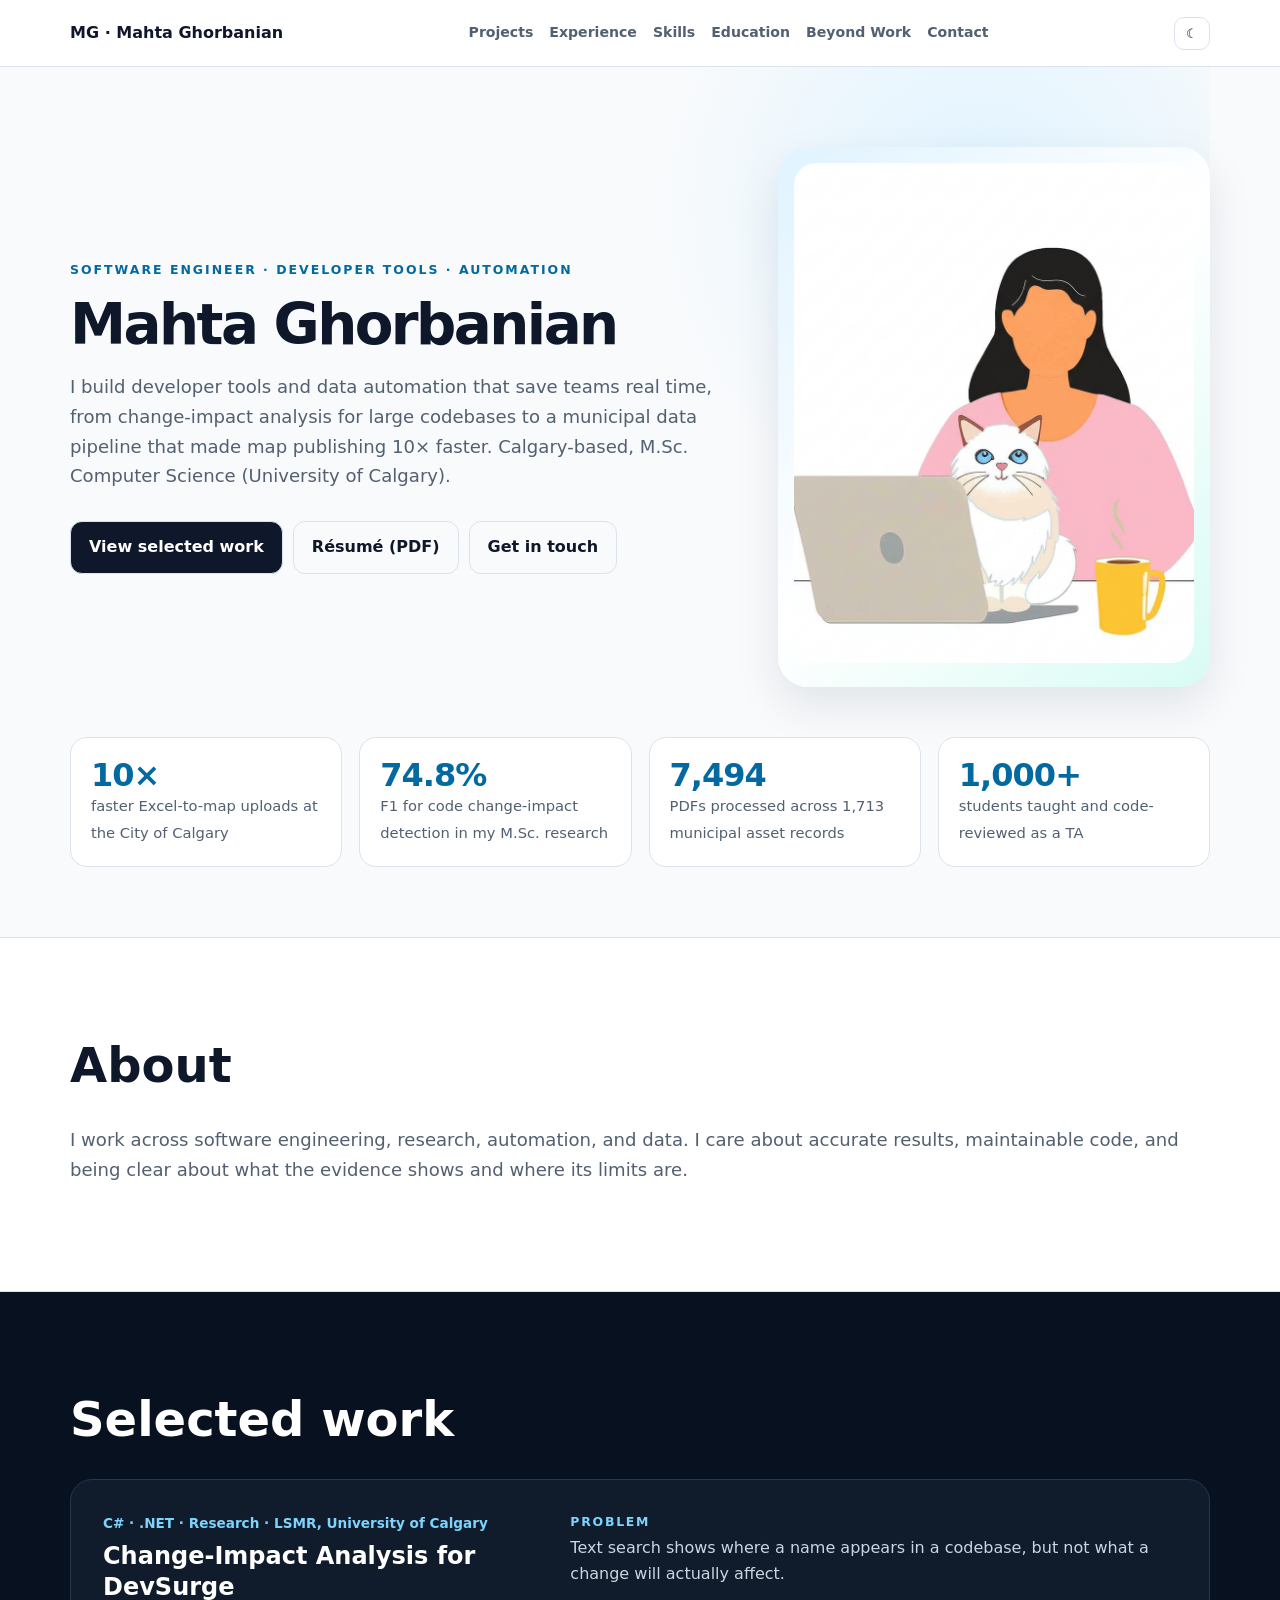
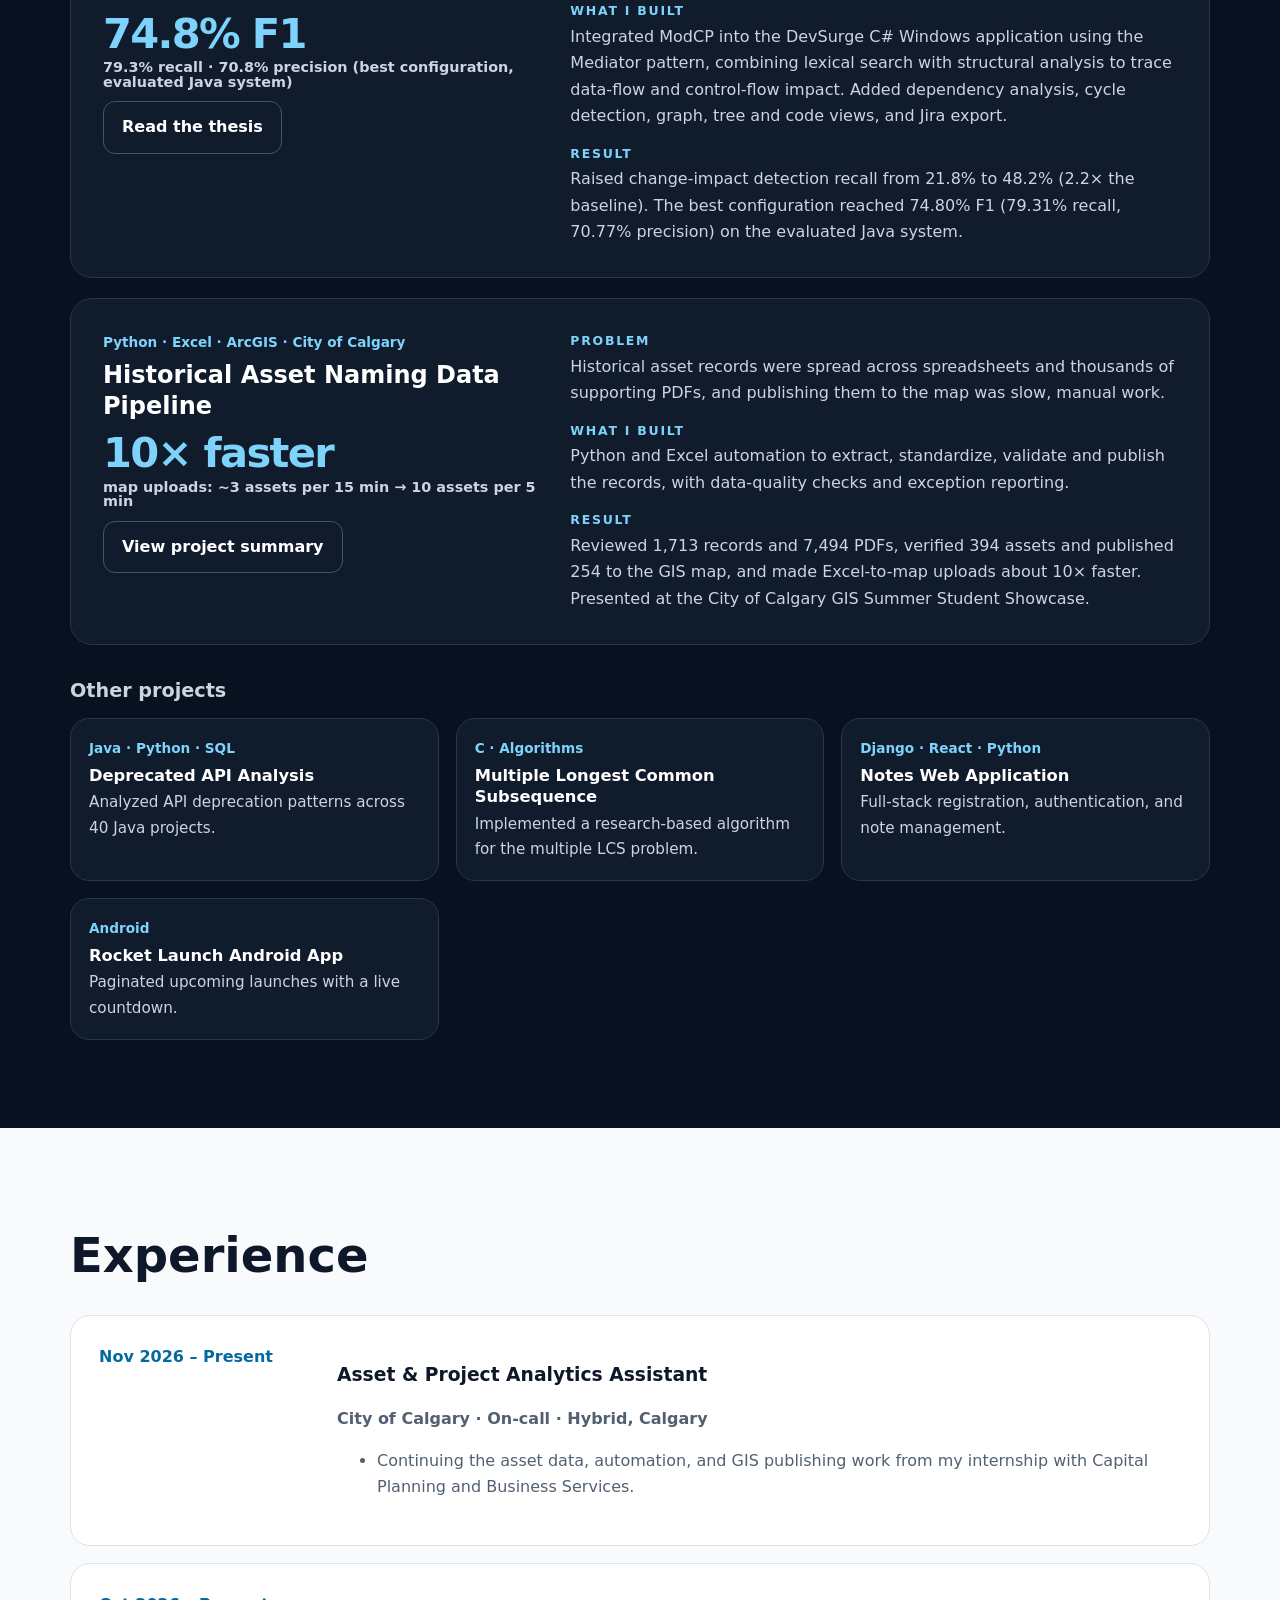
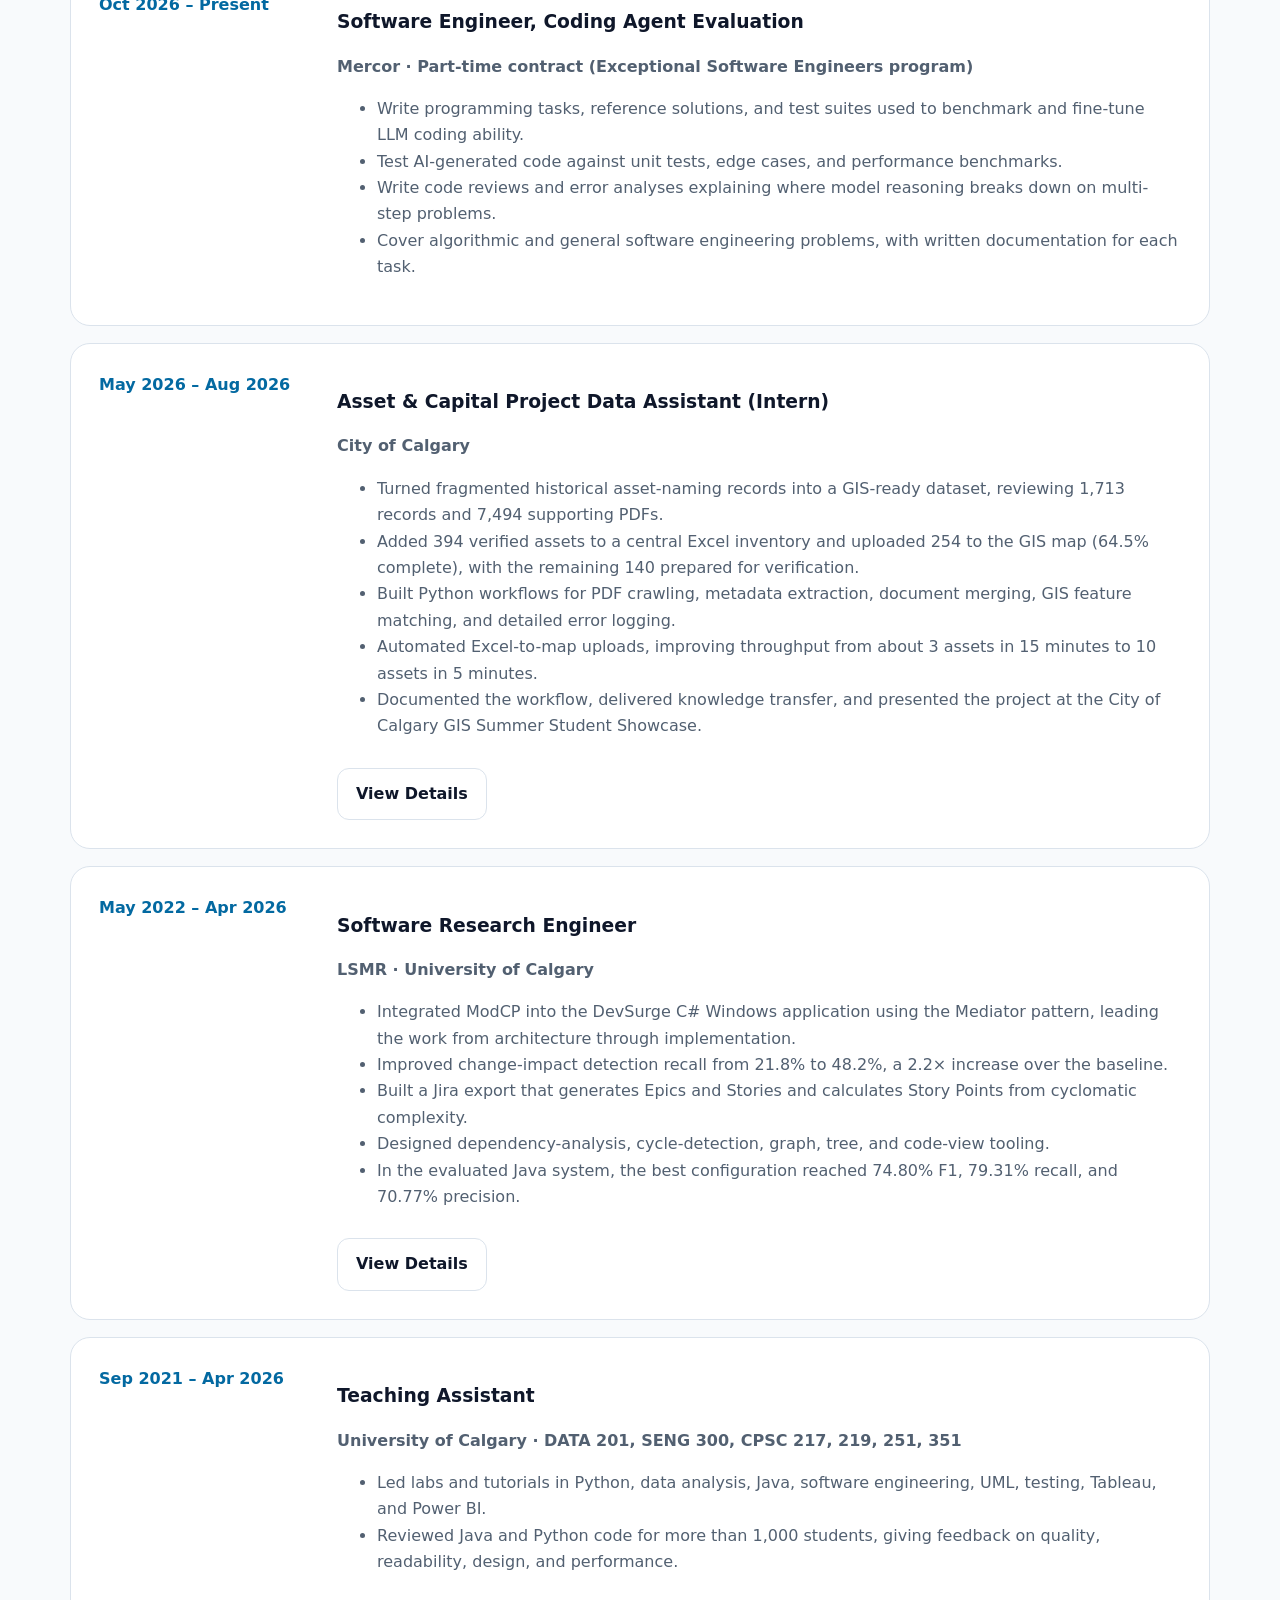
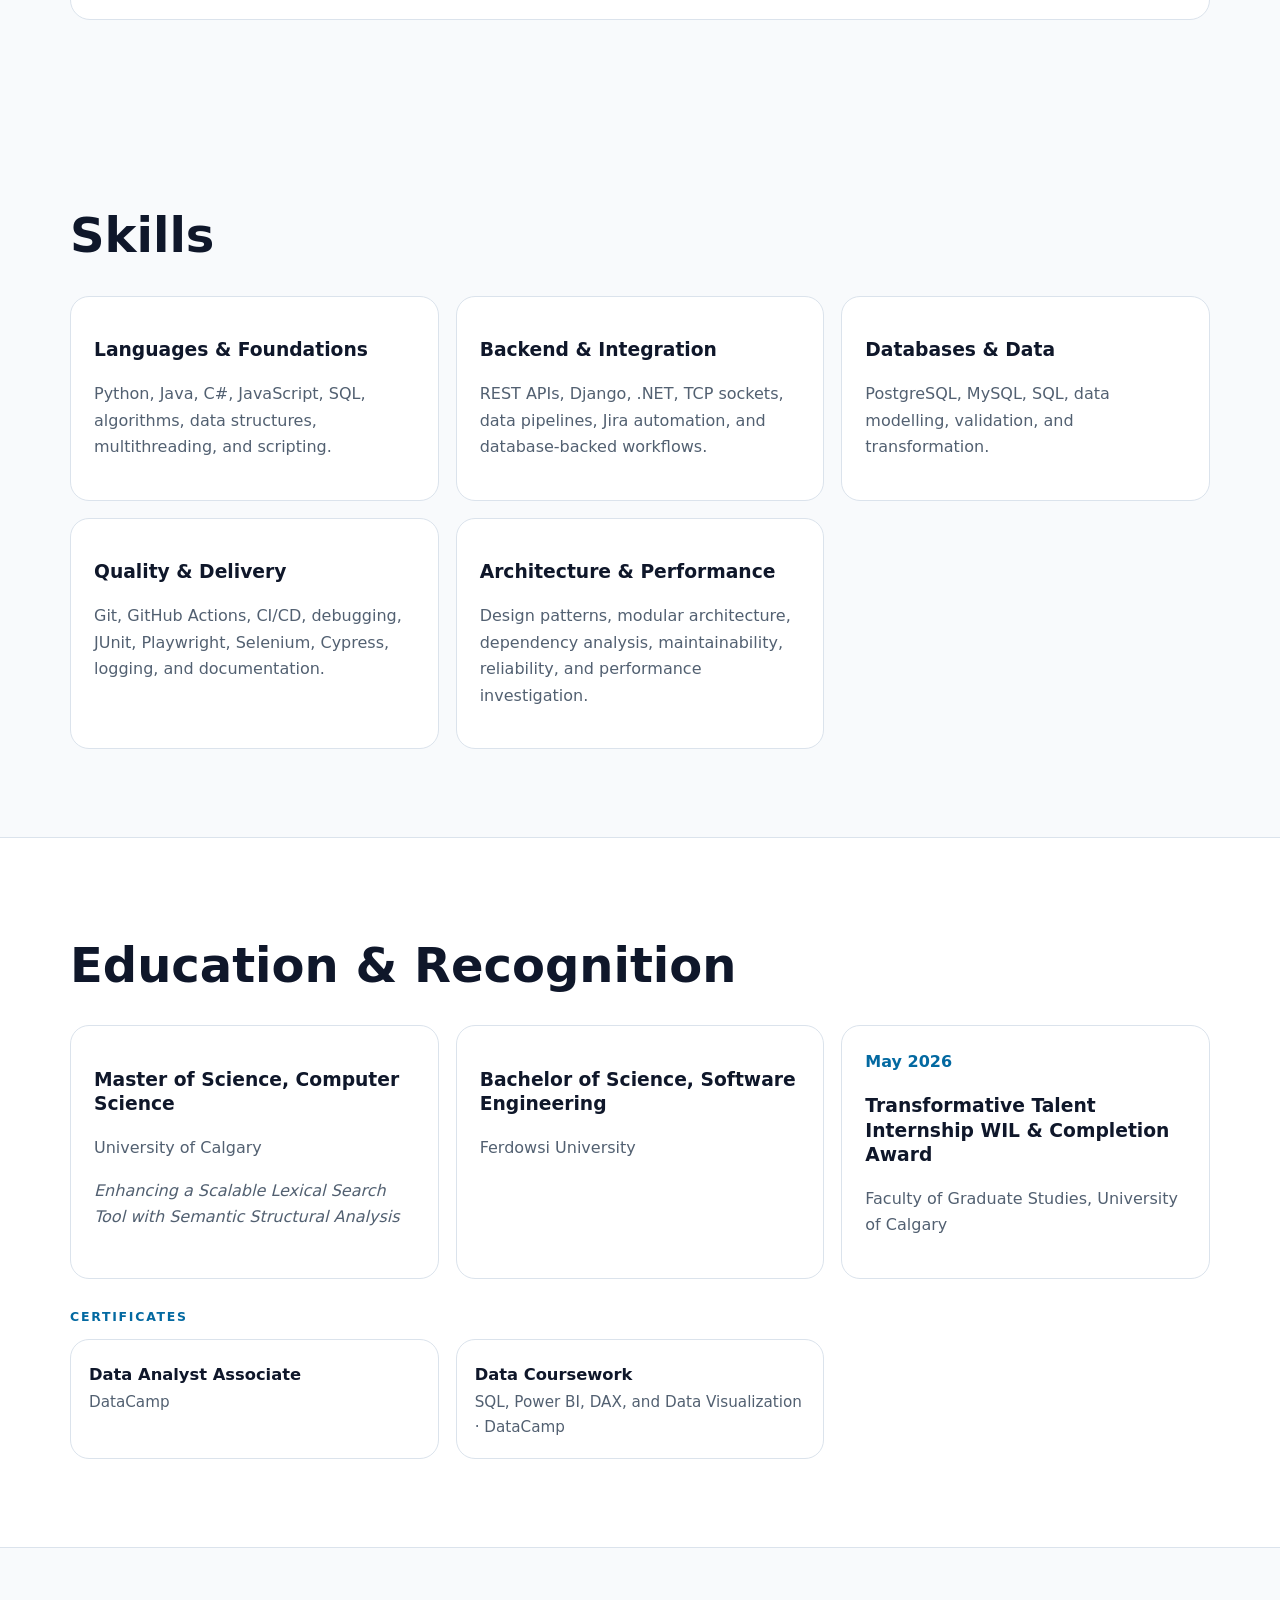
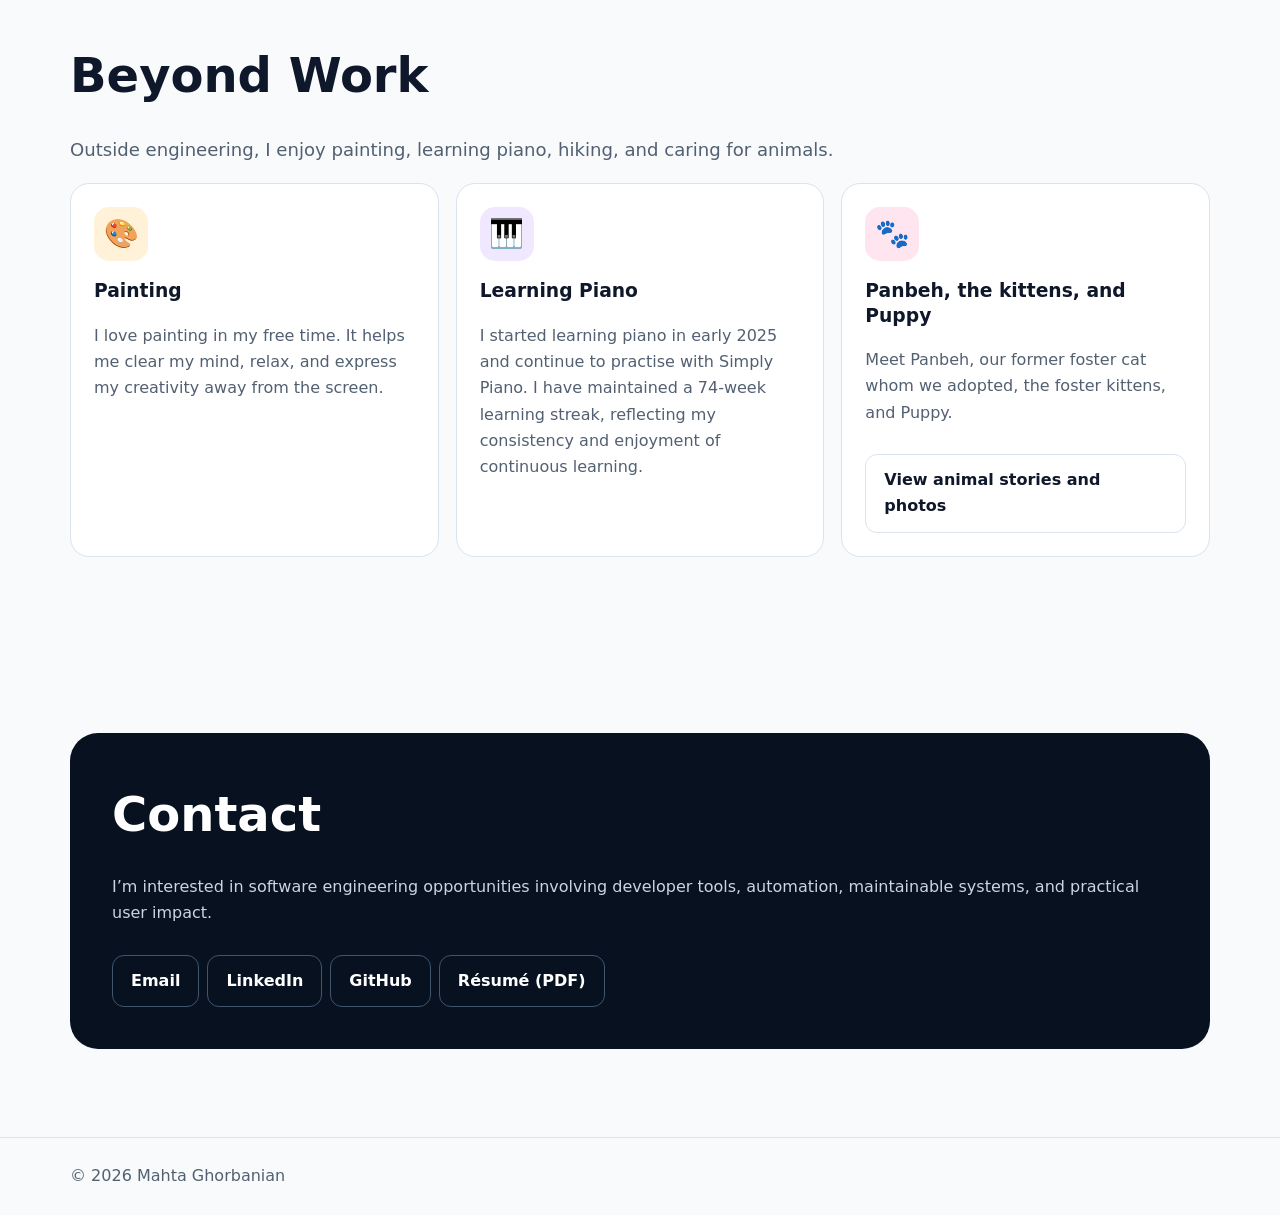
<file: index.html>
<!DOCTYPE html><html lang="en"><head><meta charset="UTF-8"><meta name="viewport" content="width=device-width,initial-scale=1"><meta name="description" content="Mahta Ghorbanian, Calgary-based software engineer building developer tools and data automation. M.Sc. Computer Science, University of Calgary."><meta property="og:title" content="Mahta Ghorbanian | Software Engineer"><meta property="og:description" content="Developer tools, automation and data: change-impact analysis research and a municipal data pipeline that made map publishing 10× faster."><meta property="og:image" content="https://portfolio.mahtaium.com/file.png"><meta property="og:url" content="https://portfolio.mahtaium.com/"><meta name="twitter:card" content="summary_large_image"><title>Mahta Ghorbanian | Software Engineer</title><link rel="icon" href="logo.png"><style>
:root{--bg:#f8fafc;--card:#fff;--text:#0f172a;--muted:#526071;--line:#dbe3ec;--blue:#0369a1}*{box-sizing:border-box}html{scroll-behavior:smooth}body{margin:0;font:16px/1.65 system-ui,sans-serif;background:var(--bg);color:var(--text)}body.dark{--bg:#07111f;--card:#101c2c;--text:#f8fafc;--muted:#cbd5e1;--line:#26364b}a{color:inherit}.wrap{width:min(1140px,calc(100% - 36px));margin:auto}.nav{position:sticky;top:0;z-index:10;background:color-mix(in srgb,var(--card) 92%,transparent);backdrop-filter:blur(12px);border-bottom:1px solid var(--line)}.navin{min-height:66px;display:flex;align-items:center;justify-content:space-between;gap:16px}.brand{font-weight:800;text-decoration:none}.links{display:flex;gap:16px}.links a{text-decoration:none;color:var(--muted);font-weight:700;font-size:.88rem}.toggle{border:1px solid var(--line);background:var(--card);color:var(--text);border-radius:10px;padding:8px 11px}.hero{min-height:min(700px,calc(100vh - 200px));display:grid;grid-template-columns:1.2fr .8fr;align-items:center;gap:60px;padding:70px 0;background:radial-gradient(circle at 80% 20%,#dff3ff,transparent 30%)}.dark .hero{background:radial-gradient(circle at 80% 20%,#143b54,transparent 30%)}h1{font-size:clamp(2.35rem,4.4vw,4rem);line-height:1.05;letter-spacing:-.045em}h2{font-size:clamp(2rem,4vw,3rem);margin:0 0 20px}h3{line-height:1.3}.lead,.card p,.job li{color:var(--muted)}.lead{font-size:1.13rem}.eyebrow{color:var(--blue);font-weight:800;letter-spacing:.16em;text-transform:uppercase;font-size:.78rem}.button{display:inline-block;text-decoration:none;border:1px solid var(--line);border-radius:12px;padding:12px 18px;font-weight:800;margin-top:12px}.primary{background:var(--text);color:var(--card)}.portrait{padding:16px;border-radius:30px;background:linear-gradient(135deg,#dff3ff,#fff,#d8fbf4);box-shadow:0 18px 45px #0f172a18}.portrait img{width:100%;aspect-ratio:4/5;object-fit:cover;border-radius:22px}.section{padding:88px 0}.alt{background:var(--card);border-block:1px solid var(--line)}.grid{display:grid;grid-template-columns:repeat(3,1fr);gap:17px}.card{padding:23px;border-radius:19px;border:1px solid var(--line);background:var(--card)}.jobs{display:grid;gap:17px}.job{display:grid;grid-template-columns:210px 1fr;gap:28px;padding:28px;background:var(--card);border:1px solid var(--line);border-radius:20px}.period{color:var(--blue);font-weight:800}.org{color:var(--muted);font-weight:700}.darksection{background:#07111f;color:#fff}.darksection .card{background:#101c2c;border-color:#26364b}.darksection .card p{color:#cbd5e1}.type{color:#7dd3fc;font-weight:800;font-size:.85rem}.interest{width:54px;height:54px;display:grid;place-items:center;border-radius:15px;font-size:1.75rem}.paint{background:#fff2d8}.piano{background:#f0e8ff}.animals{background:#ffe5ef}.contact{background:#07111f;color:white;border-radius:28px;padding:42px}.contact p{color:#cbd5e1}.contact .button{margin-right:8px;border-color:#42556e}.footer{padding:25px 0;color:var(--muted);border-top:1px solid var(--line)}@media(max-width:950px){.navin{flex-wrap:wrap}.links{order:3;width:100%;overflow-x:auto;padding-bottom:12px;white-space:nowrap}.stats{grid-template-columns:repeat(2,1fr)}.case{grid-template-columns:1fr}.hero,.job{grid-template-columns:1fr}.portrait{max-width:450px}.grid{grid-template-columns:repeat(2,1fr)}}@media(max-width:560px){.grid{grid-template-columns:1fr}.section{padding:62px 0}}.hero h1{margin:14px 0 18px}.ctas{display:flex;gap:10px;flex-wrap:wrap}.stats{display:grid;grid-template-columns:repeat(4,1fr);gap:17px;margin-top:-30px;padding-bottom:70px}.stat{padding:20px;border-radius:17px;border:1px solid var(--line);background:var(--card)}.stat b{display:block;font-size:2rem;line-height:1.1;color:var(--blue);letter-spacing:-.03em}.stat span{color:var(--muted);font-size:.92rem}.featured{display:grid;gap:20px;margin-bottom:34px}.case{display:grid;grid-template-columns:1fr 1.4fr;gap:34px;padding:32px;border-radius:22px;background:#101c2c;border:1px solid #26364b}.case h3{font-size:1.5rem;margin:6px 0 10px}.case .metric{font-size:2.6rem;font-weight:800;color:#7dd3fc;letter-spacing:-.04em;line-height:1}.case .metric small{display:block;font-size:.9rem;color:#cbd5e1;letter-spacing:0;font-weight:600;margin-top:6px}.case dl{margin:0;display:grid;gap:14px}.case dt{color:#7dd3fc;font-weight:800;font-size:.78rem;letter-spacing:.14em;text-transform:uppercase}.case dd{margin:2px 0 0;color:#cbd5e1}.case .button{border-color:#42556e}.subhead{font-size:1.2rem;margin:0 0 14px;color:#cbd5e1}.minor{padding:18px}.minor h3{margin:6px 0 4px;font-size:1.02rem}.minor p{margin:0;font-size:.95rem}.edu-label{color:var(--blue);font-weight:800;font-size:.78rem;letter-spacing:.14em;text-transform:uppercase;margin:28px 0 12px}@media(max-width:560px){.stats{grid-template-columns:1fr 1fr}.case{padding:22px}}
</style> <meta name="google-site-verification" content="dG02DaTwR4dzj_5drVWOwa50DI0EmOmkzf8gyauKMwQ" /></head><body><header class="nav"><div class="wrap navin"><a class="brand" href="#home">MG · Mahta Ghorbanian</a><nav class="links"><a href="#projects">Projects</a><a href="#experience">Experience</a><a href="#skills">Skills</a><a href="#education">Education</a><a href="#beyond">Beyond Work</a><a href="#contact">Contact</a></nav><button id="theme" class="toggle">☾</button></div></header><main>
<section id="home"><div class="wrap hero"><div><div class="eyebrow">Software engineer · Developer tools · Automation</div><h1>Mahta Ghorbanian</h1><p class="lead">I build developer tools and data automation that save teams real time, from change-impact analysis for large codebases to a municipal data pipeline that made map publishing 10× faster. Calgary-based, M.Sc. Computer Science (University of Calgary).</p><div class="ctas"><a class="button primary" href="#projects">View selected work</a><a class="button" href="Mahta_Ghorbanian_Resume.pdf" target="_blank" rel="noopener">Résumé (PDF)</a><a class="button" href="#contact">Get in touch</a></div></div><div class="portrait"><img src="file.png" alt="Mahta Ghorbanian"></div></div>
<div class="wrap stats"><div class="stat"><b>10×</b><span>faster Excel-to-map uploads at the City of Calgary</span></div><div class="stat"><b>74.8%</b><span>F1 for code change-impact detection in my M.Sc. research</span></div><div class="stat"><b>7,494</b><span>PDFs processed across 1,713 municipal asset records</span></div><div class="stat"><b>1,000+</b><span>students taught and code-reviewed as a TA</span></div></div></section>
<section id="about" class="section alt"><div class="wrap"><h2>About</h2><p class="lead">I work across software engineering, research, automation, and data. I care about accurate results, maintainable code, and being clear about what the evidence shows and where its limits are.</p></div></section>
<section id="projects" class="section darksection"><div class="wrap"><h2>Selected work</h2><div class="featured">
<!-- TIP: add a screenshot or short GIF to each case study, e.g. <img src="impact-view.png" alt="..."> -->
<article class="case"><div><div class="type">C# · .NET · Research · LSMR, University of Calgary</div><h3>Change-Impact Analysis for DevSurge</h3><div class="metric">74.8% F1<small>79.3% recall · 70.8% precision (best configuration, evaluated Java system)</small></div><a class="button" href="Mahta_Ghorbanian_Thesis.pdf" target="_blank" rel="noopener">Read the thesis</a></div><dl><div><dt>Problem</dt><dd>Text search shows where a name appears in a codebase, but not what a change will actually affect.</dd></div><div><dt>What I built</dt><dd>Integrated ModCP into the DevSurge C# Windows application using the Mediator pattern, combining lexical search with structural analysis to trace data-flow and control-flow impact. Added dependency analysis, cycle detection, graph, tree and code views, and Jira export.</dd></div><div><dt>Result</dt><dd>Raised change-impact detection recall from 21.8% to 48.2% (2.2× the baseline). The best configuration reached 74.80% F1 (79.31% recall, 70.77% precision) on the evaluated Java system.</dd></div></dl></article>
<article class="case"><div><div class="type">Python · Excel · ArcGIS · City of Calgary</div><h3>Historical Asset Naming Data Pipeline</h3><div class="metric">10× faster<small>map uploads: ~3 assets per 15 min → 10 assets per 5 min</small></div><a class="button" href="Mahta_Ghorbanian_Asset_Naming.pdf" target="_blank" rel="noopener">View project summary</a></div><dl><div><dt>Problem</dt><dd>Historical asset records were spread across spreadsheets and thousands of supporting PDFs, and publishing them to the map was slow, manual work.</dd></div><div><dt>What I built</dt><dd>Python and Excel automation to extract, standardize, validate and publish the records, with data-quality checks and exception reporting.</dd></div><div><dt>Result</dt><dd>Reviewed 1,713 records and 7,494 PDFs, verified 394 assets and published 254 to the GIS map, and made Excel-to-map uploads about 10× faster. Presented at the City of Calgary GIS Summer Student Showcase.</dd></div></dl></article>
</div><h3 class="subhead">Other projects</h3><div class="grid">
<article class="card minor"><div class="type">Java · Python · SQL</div><h3>Deprecated API Analysis</h3><p>Analyzed API deprecation patterns across 40 Java projects.</p></article>
<article class="card minor"><div class="type">C · Algorithms</div><h3>Multiple Longest Common Subsequence</h3><p>Implemented a research-based algorithm for the multiple LCS problem.</p></article>
<article class="card minor"><div class="type">Django · React · Python</div><h3>Notes Web Application</h3><p>Full-stack registration, authentication, and note management.</p></article>
<article class="card minor"><div class="type">Android</div><h3>Rocket Launch Android App</h3><p>Paginated upcoming launches with a live countdown.</p></article>
</div></div></section>
<section id="experience" class="section"><div class="wrap"><h2>Experience</h2><div class="jobs"><article class="job"><div class="period">Nov 2026 – Present</div><div><h3>Asset &amp; Project Analytics Assistant</h3><div class="org">City of Calgary · On-call · Hybrid, Calgary</div><ul><li>Continuing the asset data, automation, and GIS publishing work from my internship with Capital Planning and Business Services.</li></ul></div></article><article class="job"><div class="period">Oct 2026 – Present</div><div><h3>Software Engineer, Coding Agent Evaluation</h3><div class="org">Mercor · Part-time contract (Exceptional Software Engineers program)</div><ul><li>Write programming tasks, reference solutions, and test suites used to benchmark and fine-tune LLM coding ability.</li><li>Test AI-generated code against unit tests, edge cases, and performance benchmarks.</li><li>Write code reviews and error analyses explaining where model reasoning breaks down on multi-step problems.</li><li>Cover algorithmic and general software engineering problems, with written documentation for each task.</li></ul></div></article><article class="job"><div class="period">May 2026 – Aug 2026</div><div><h3>Asset &amp; Capital Project Data Assistant (Intern)</h3><div class="org">City of Calgary</div><ul><li>Turned fragmented historical asset-naming records into a GIS-ready dataset, reviewing 1,713 records and 7,494 supporting PDFs.</li><li>Added 394 verified assets to a central Excel inventory and uploaded 254 to the GIS map (64.5% complete), with the remaining 140 prepared for verification.</li><li>Built Python workflows for PDF crawling, metadata extraction, document merging, GIS feature matching, and detailed error logging.</li><li>Automated Excel-to-map uploads, improving throughput from about 3 assets in 15 minutes to 10 assets in 5 minutes.</li><li>Documented the workflow, delivered knowledge transfer, and presented the project at the City of Calgary GIS Summer Student Showcase.</li></ul><a class="button" href="Mahta_Ghorbanian_Asset_Naming.pdf" target="_blank" rel="noopener">View Details</a></div></article><article class="job"><div class="period">May 2022 – Apr 2026</div><div><h3>Software Research Engineer</h3><div class="org">LSMR · University of Calgary</div><ul><li>Integrated ModCP into the DevSurge C# Windows application using the Mediator pattern, leading the work from architecture through implementation.</li><li>Improved change-impact detection recall from 21.8% to 48.2%, a 2.2× increase over the baseline.</li><li>Built a Jira export that generates Epics and Stories and calculates Story Points from cyclomatic complexity.</li><li>Designed dependency-analysis, cycle-detection, graph, tree, and code-view tooling.</li><li>In the evaluated Java system, the best configuration reached 74.80% F1, 79.31% recall, and 70.77% precision.</li></ul><a class="button" href="Mahta_Ghorbanian_Thesis.pdf" target="_blank" rel="noopener">View Details</a></div></article><article class="job"><div class="period">Sep 2021 – Apr 2026</div><div><h3>Teaching Assistant</h3><div class="org">University of Calgary · DATA 201, SENG 300, CPSC 217, 219, 251, 351</div><ul><li>Led labs and tutorials in Python, data analysis, Java, software engineering, UML, testing, Tableau, and Power BI.</li><li>Reviewed Java and Python code for more than 1,000 students, giving feedback on quality, readability, design, and performance.</li></ul></div></article></div></div></section>
<section id="skills" class="section"><div class="wrap"><h2>Skills</h2><div class="grid"><article class="card"><h3>Languages &amp; Foundations</h3><p>Python, Java, C#, JavaScript, SQL, algorithms, data structures, multithreading, and scripting.</p></article><article class="card"><h3>Backend &amp; Integration</h3><p>REST APIs, Django, .NET, TCP sockets, data pipelines, Jira automation, and database-backed workflows.</p></article><article class="card"><h3>Databases &amp; Data</h3><p>PostgreSQL, MySQL, SQL, data modelling, validation, and transformation.</p></article><article class="card"><h3>Quality &amp; Delivery</h3><p>Git, GitHub Actions, CI/CD, debugging, JUnit, Playwright, Selenium, Cypress, logging, and documentation.</p></article><article class="card"><h3>Architecture &amp; Performance</h3><p>Design patterns, modular architecture, dependency analysis, maintainability, reliability, and performance investigation.</p></article></div></div></section>
<section id="education" class="section alt"><div class="wrap"><h2>Education &amp; Recognition</h2><div class="grid"><article class="card"><h3>Master of Science, Computer Science</h3><p>University of Calgary</p><p><em>Enhancing a Scalable Lexical Search Tool with Semantic Structural Analysis</em></p></article><article class="card"><h3>Bachelor of Science, Software Engineering</h3><p>Ferdowsi University</p></article><article class="card"><div class="period">May 2026</div><h3>Transformative Talent Internship WIL &amp; Completion Award</h3><p>Faculty of Graduate Studies, University of Calgary</p></article></div><div class="edu-label">Certificates</div><div class="grid"><article class="card minor"><h3>Data Analyst Associate</h3><p>DataCamp</p></article><article class="card minor"><h3>Data Coursework</h3><p>SQL, Power BI, DAX, and Data Visualization · DataCamp</p></article></div></div></section>
<section id="beyond" class="section"><div class="wrap"><h2>Beyond Work</h2><p class="lead">Outside engineering, I enjoy painting, learning piano, hiking, and caring for animals.</p><div class="grid"><article class="card"><div class="interest paint">🎨</div><h3>Painting</h3><p>I love painting in my free time. It helps me clear my mind, relax, and express my creativity away from the screen.</p></article><article class="card"><div class="interest piano">🎹</div><h3>Learning Piano</h3><p>I started learning piano in early 2025 and continue to practise with Simply Piano. I have maintained a 74-week learning streak, reflecting my consistency and enjoyment of continuous learning.</p></article><article class="card"><div class="interest animals">🐾</div><h3>Panbeh, the kittens, and Puppy</h3><p>Meet Panbeh, our former foster cat whom we adopted, the foster kittens, and Puppy.</p><a class="button" href="animals.html">View animal stories and photos</a></article></div></div></section>
<section id="contact" class="section"><div class="wrap"><div class="contact"><h2>Contact</h2><p>I’m interested in software engineering opportunities involving developer tools, automation, maintainable systems, and practical user impact.</p><a class="button" href="mailto:mahta.ghorbanian@gmail.com">Email</a><a class="button" href="https://www.linkedin.com/in/mahta-ghorbanian/">LinkedIn</a><a class="button" href="https://github.com/mahtagh/">GitHub</a><a class="button" href="Mahta_Ghorbanian_Resume.pdf" target="_blank" rel="noopener">Résumé (PDF)</a></div></div></section></main><footer class="footer"><div class="wrap">© <span id="year"></span> Mahta Ghorbanian</div></footer><script>const b=document.body,t=document.getElementById('theme');if(localStorage.theme==='dark'){b.classList.add('dark');t.textContent='☀'}t.onclick=()=>{b.classList.toggle('dark');localStorage.theme=b.classList.contains('dark')?'dark':'light';t.textContent=b.classList.contains('dark')?'☀':'☾'};document.getElementById('year').textContent=new Date().getFullYear();</script></body></html>
</file>
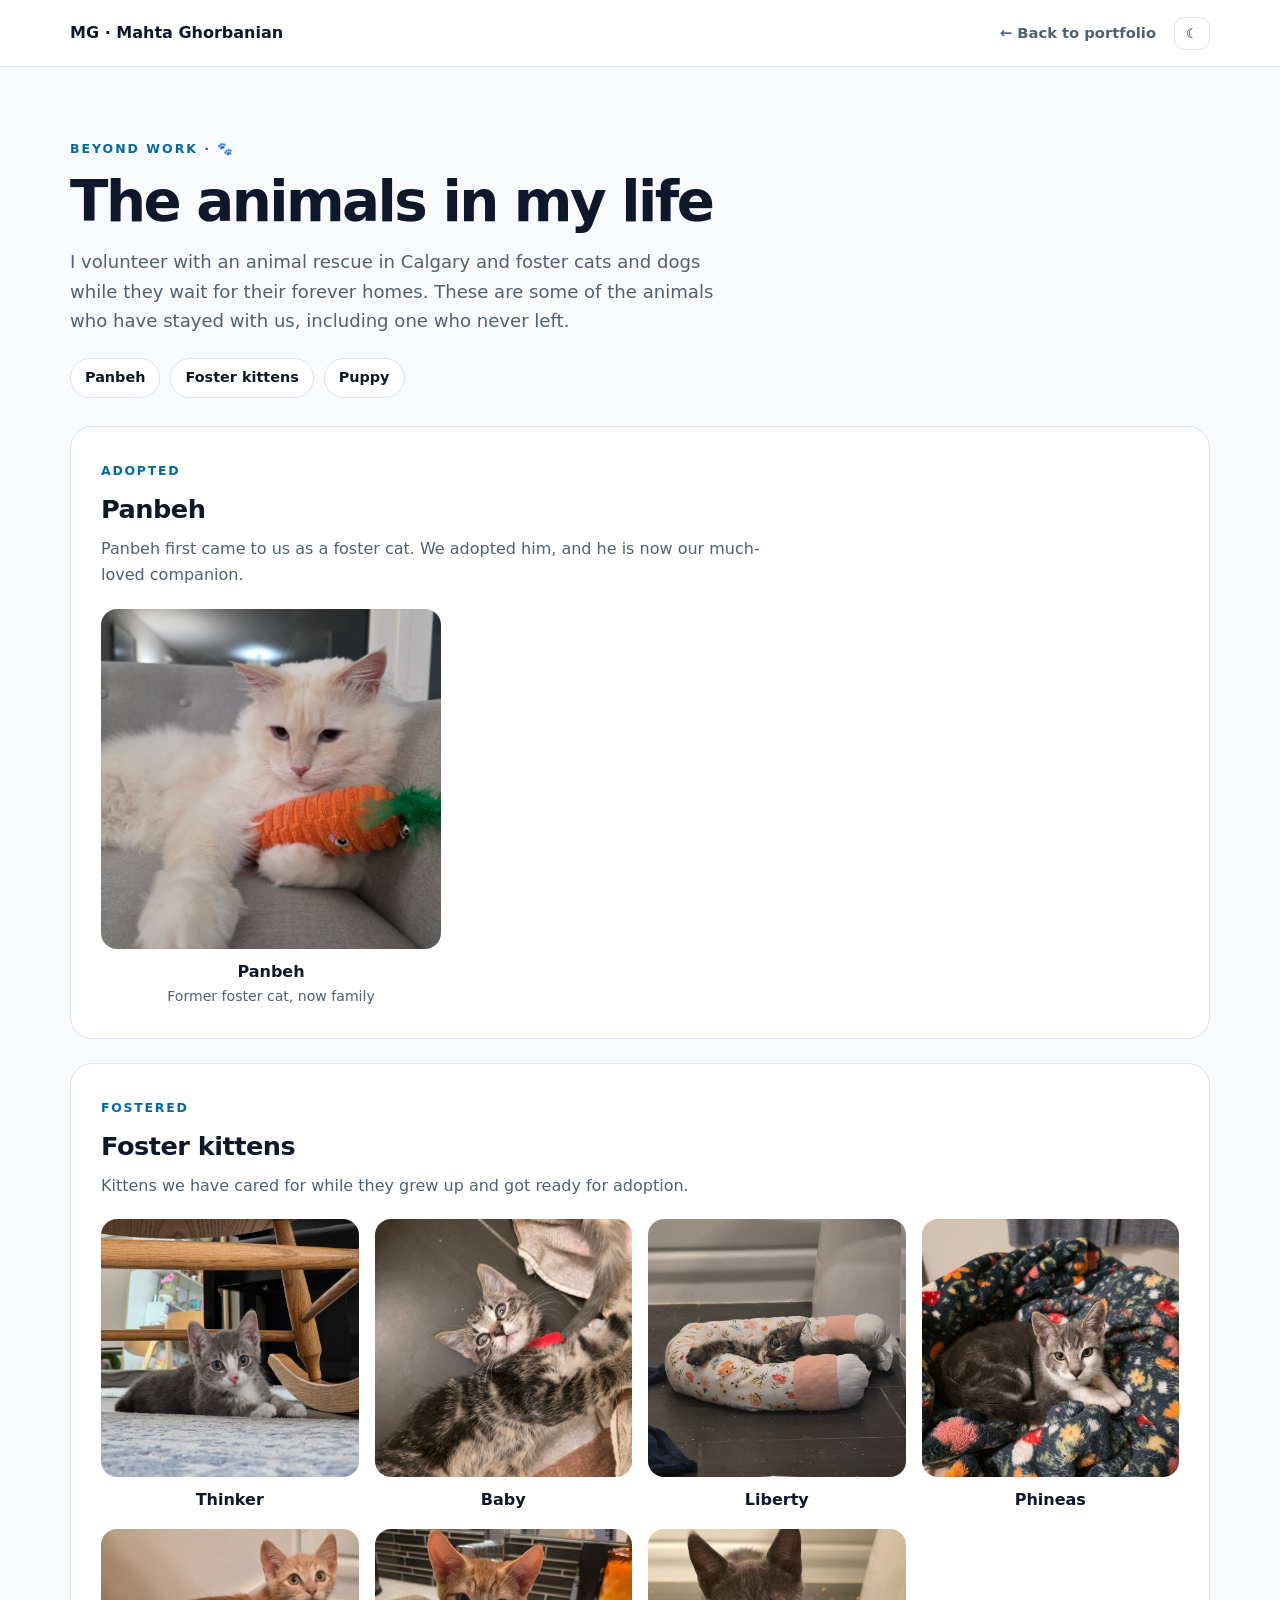
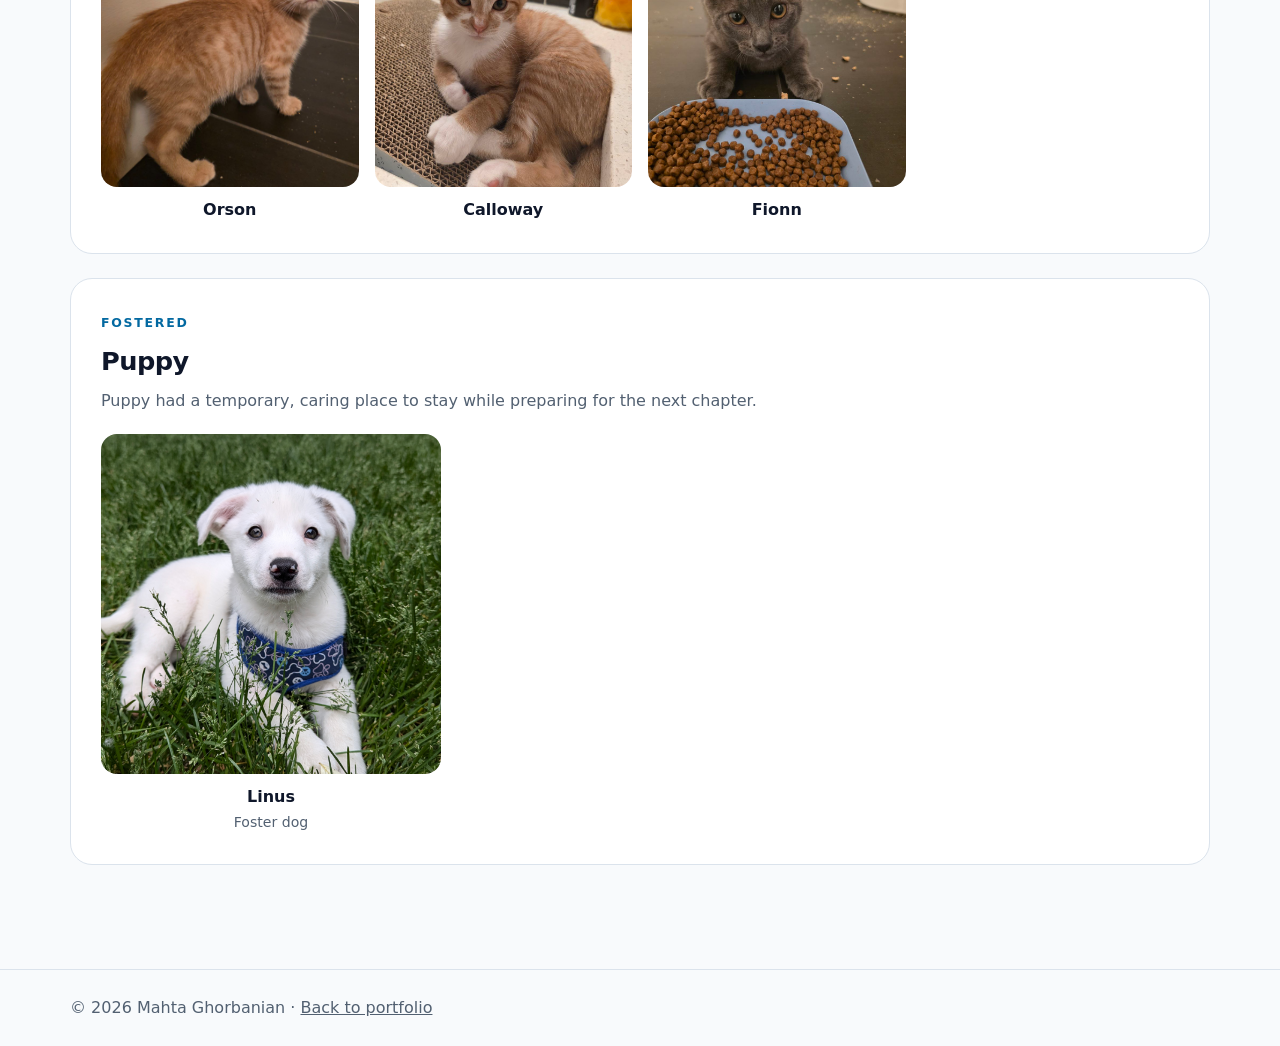
<file: animals.html>
<!DOCTYPE html><html lang="en"><head><meta charset="UTF-8"><meta name="viewport" content="width=device-width,initial-scale=1"><title>Animals | Mahta Ghorbanian</title><meta name="description" content="Panbeh, the foster kittens, and Linus: the animals Mahta Ghorbanian has fostered and adopted in Calgary."><link rel="icon" href="logo.png"><style>
:root{--bg:#f8fafc;--card:#fff;--text:#0f172a;--muted:#526071;--line:#dbe3ec;--blue:#0369a1}*{box-sizing:border-box}html{scroll-behavior:smooth}body{margin:0;font:16px/1.65 system-ui,sans-serif;background:var(--bg);color:var(--text)}body.dark{--bg:#07111f;--card:#101c2c;--text:#f8fafc;--muted:#cbd5e1;--line:#26364b;--blue:#7dd3fc}a{color:inherit}.wrap{width:min(1140px,calc(100% - 36px));margin:auto}
.nav{position:sticky;top:0;z-index:10;background:color-mix(in srgb,var(--card) 92%,transparent);backdrop-filter:blur(12px);border-bottom:1px solid var(--line)}.navin{min-height:66px;display:flex;align-items:center;justify-content:space-between;gap:16px}.brand{font-weight:800;text-decoration:none}.back{text-decoration:none;color:var(--muted);font-weight:700;font-size:.92rem}.back:hover{color:var(--text)}.right{display:flex;align-items:center;gap:18px}.toggle{border:1px solid var(--line);background:var(--card);color:var(--text);border-radius:10px;padding:8px 11px;cursor:pointer}
.intro{padding:72px 0 28px}.eyebrow{color:var(--blue);font-weight:800;letter-spacing:.16em;text-transform:uppercase;font-size:.78rem}h1{font-size:clamp(2.35rem,4.4vw,3.6rem);line-height:1.05;letter-spacing:-.045em;margin:12px 0 16px}.lead{color:var(--muted);font-size:1.13rem;max-width:680px;margin:0}.jump{display:flex;gap:10px;flex-wrap:wrap;margin-top:22px}.chip{text-decoration:none;border:1px solid var(--line);background:var(--card);border-radius:999px;padding:7px 14px;font-weight:700;font-size:.9rem}
.section{padding:0 0 80px}.card{padding:30px;border:1px solid var(--line);border-radius:22px;background:var(--card);margin-bottom:24px;scroll-margin-top:86px}.card h2{font-size:1.6rem;margin:0 0 6px;letter-spacing:-.02em}.card>p{color:var(--muted);margin:0 0 20px;max-width:680px}.tag{display:inline-block;color:var(--blue);font-weight:800;font-size:.78rem;letter-spacing:.14em;text-transform:uppercase;margin-bottom:6px}
.photos{display:grid;grid-template-columns:repeat(4,1fr);gap:16px}.photos.one{grid-template-columns:minmax(0,340px)}.photos figure{margin:0}.photos img{width:100%;aspect-ratio:1;object-fit:cover;border-radius:16px;background:var(--line);display:block;transition:transform .25s ease}.photos figure:hover img{transform:scale(1.02)}.name{padding:10px 4px 0;text-align:center;font-weight:800}.note{display:block;color:var(--muted);font-size:.88rem;font-weight:500}
.footer{padding:25px 0;color:var(--muted);border-top:1px solid var(--line)}@media(max-width:800px){.photos{grid-template-columns:repeat(2,1fr)}}@media(max-width:430px){.photos{grid-template-columns:1fr}.card{padding:22px}}
</style></head><body><header class="nav"><div class="wrap navin"><a class="brand" href="/">MG · Mahta Ghorbanian</a><div class="right"><a class="back" href="/#beyond">← Back to portfolio</a><button id="theme" class="toggle" aria-label="Toggle dark mode">☾</button></div></div></header><main>
<section class="intro"><div class="wrap"><div class="eyebrow">Beyond work · 🐾</div><h1>The animals in my life</h1><p class="lead">I volunteer with an animal rescue in Calgary and foster cats and dogs while they wait for their forever homes. These are some of the animals who have stayed with us, including one who never left.</p><div class="jump"><a class="chip" href="#panbeh">Panbeh</a><a class="chip" href="#kittens">Foster kittens</a><a class="chip" href="#puppy">Puppy</a></div></div></section>
<section class="section"><div class="wrap">
<section class="card" id="panbeh"><span class="tag">Adopted</span><h2>Panbeh</h2><p>Panbeh first came to us as a foster cat. We adopted him, and he is now our much-loved companion.</p><div class="photos one"><figure><img src="Panbeh.jpg" alt="Panbeh, a fluffy white and cream long-haired cat" loading="lazy"><figcaption class="name">Panbeh<span class="note">Former foster cat, now family</span></figcaption></figure></div></section>
<section class="card" id="kittens"><span class="tag">Fostered</span><h2>Foster kittens</h2><p>Kittens we have cared for while they grew up and got ready for adoption.</p><div class="photos">
<figure><img src="Thinker.jpg" alt="Foster kitten Thinker" loading="lazy"><figcaption class="name">Thinker</figcaption></figure><figure><img src="Baby.jpg" alt="Foster kitten Baby" loading="lazy"><figcaption class="name">Baby</figcaption></figure><figure><img src="Liberty.jpg" alt="Foster kitten Liberty" loading="lazy"><figcaption class="name">Liberty</figcaption></figure><figure><img src="Phineas.jpg" alt="Foster kitten Phineas" loading="lazy"><figcaption class="name">Phineas</figcaption></figure><figure><img src="Orson.jpg" alt="Foster kitten Orson" loading="lazy"><figcaption class="name">Orson</figcaption></figure><figure><img src="Calloway.jpg" alt="Foster kitten Calloway" loading="lazy"><figcaption class="name">Calloway</figcaption></figure><figure><img src="Fionn.jpg" alt="Foster kitten Fionn" loading="lazy"><figcaption class="name">Fionn</figcaption></figure>
</div></section>
<section class="card" id="puppy"><span class="tag">Fostered</span><h2>Puppy</h2><p>Puppy had a temporary, caring place to stay while preparing for the next chapter.</p><div class="photos one"><figure><img src="Linus.jpg" alt="Foster dog Linus" loading="lazy"><figcaption class="name">Linus<span class="note">Foster dog</span></figcaption></figure></div></section>
</div></section></main><footer class="footer"><div class="wrap">© <span id="year"></span> Mahta Ghorbanian · <a href="/">Back to portfolio</a></div></footer>
<script>const b=document.body,t=document.getElementById('theme');try{if(localStorage.theme==='dark'){b.classList.add('dark');t.textContent='☀'}}catch(e){}t.onclick=()=>{b.classList.toggle('dark');const d=b.classList.contains('dark');try{localStorage.theme=d?'dark':'light'}catch(e){}t.textContent=d?'☀':'☾'};document.getElementById('year').textContent=new Date().getFullYear();</script></body></html>
</file>
